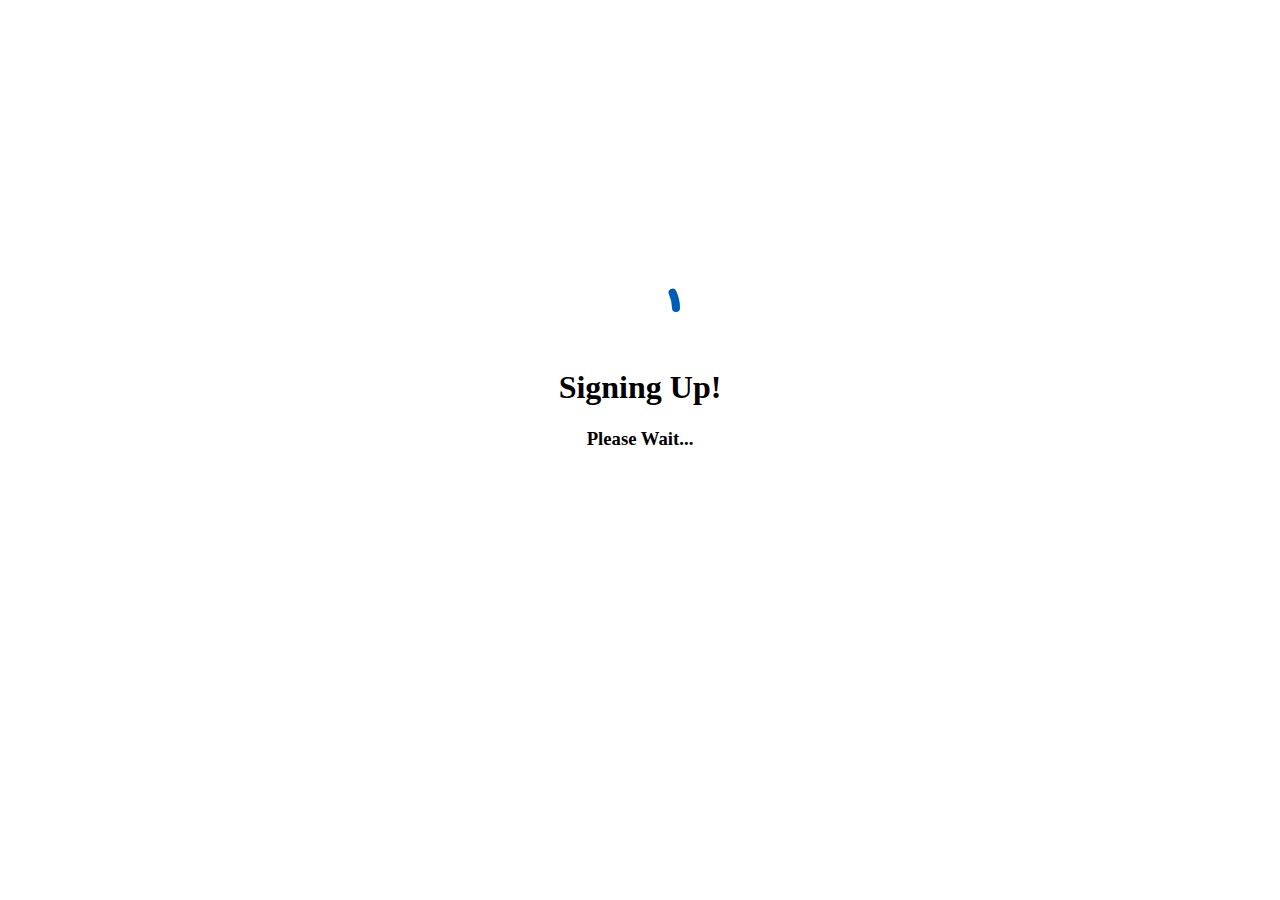
<file: component.js/components/loader/index.html>
<!DOCTYPE html>
<html lang="en">

<head>
    <meta charset="UTF-8">
    <meta http-equiv="X-UA-Compatible" content="IE=edge">
    <meta name="viewport" content="width=device-width, initial-scale=1.0">
    <link rel="stylesheet" href="style.css">
    <title>Document</title>
</head>

<body>
    <div id="loader">
        <div class="loader">
            <svg id="loading-spinner" width="80" height="80" viewBox="0 0 80 80" fill="none"
                xmlns="http://www.w3.org/2000/svg">
                <circle id="loading-circle-large" cx="40" cy="40" r="36" stroke="#005CB9" stroke-width="8" />
            </svg>
            <h1>Signing Up!<h3 style="text-align: center;">Please Wait...</h3>
            </h1>
        </div>
</body>

</html>
</file>
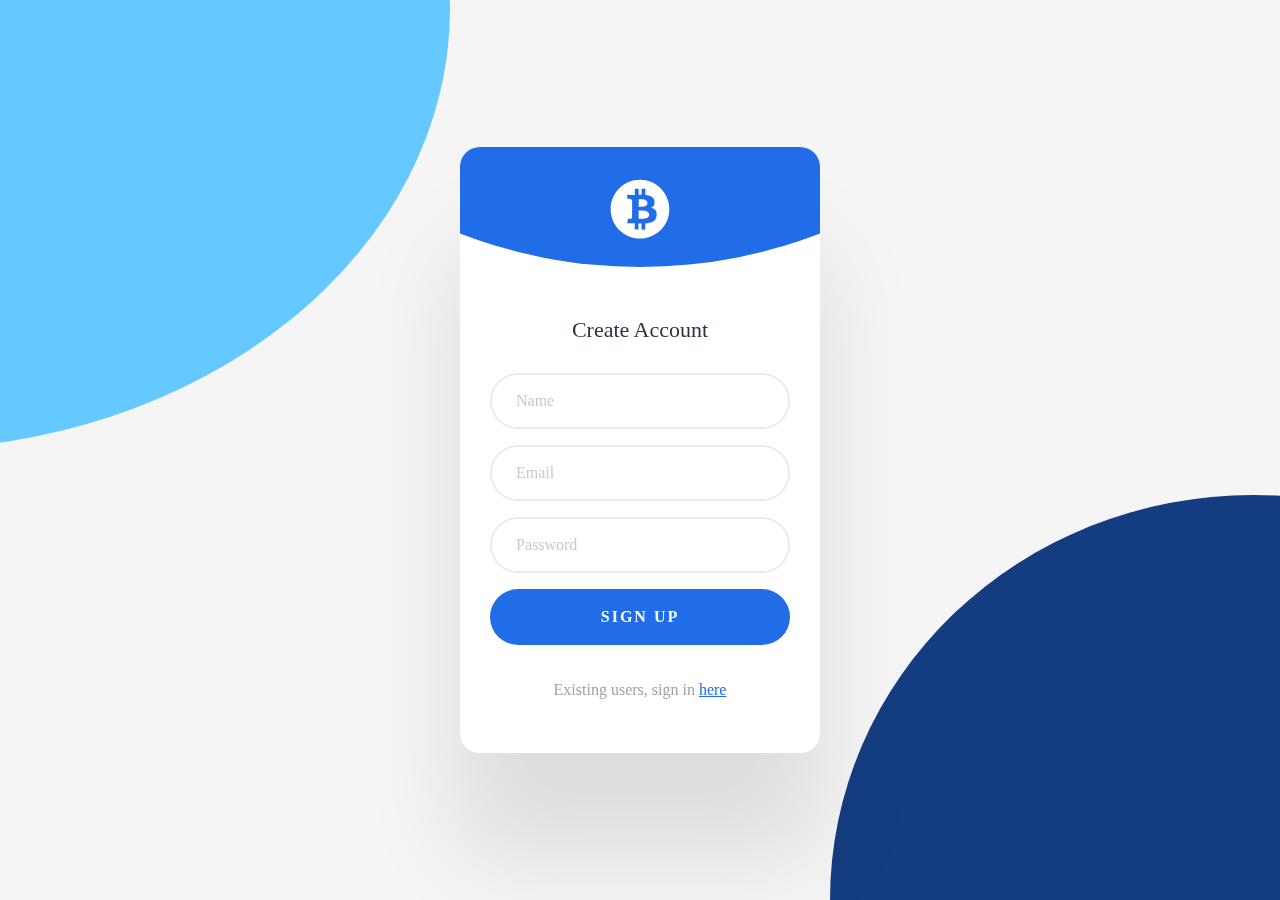
<file: component.js/components/loginfrom/index.html>
<!DOCTYPE html>
<html lang="en">
  <head>
    <title>Signup 1</title>
    <link rel="stylesheet" href="styles.css" />
  </head>
  <body>
    <div class="background"></div>
    <div class="card">
      <img class="logo" src="logo.svg" />
      <h2>Create Account</h2>
      <form class="form">
        <input type="text" placeholder="Name" />
        <input type="email" placeholder="Email" />
        <input type="password" placeholder="Password" />
        <button type="submit">SIGN UP</button>
      </form>
      <footer>
        Existing users, sign in
        <a href="#">here</a>
      </footer>
    </div>
  </body>
</html>
</file>
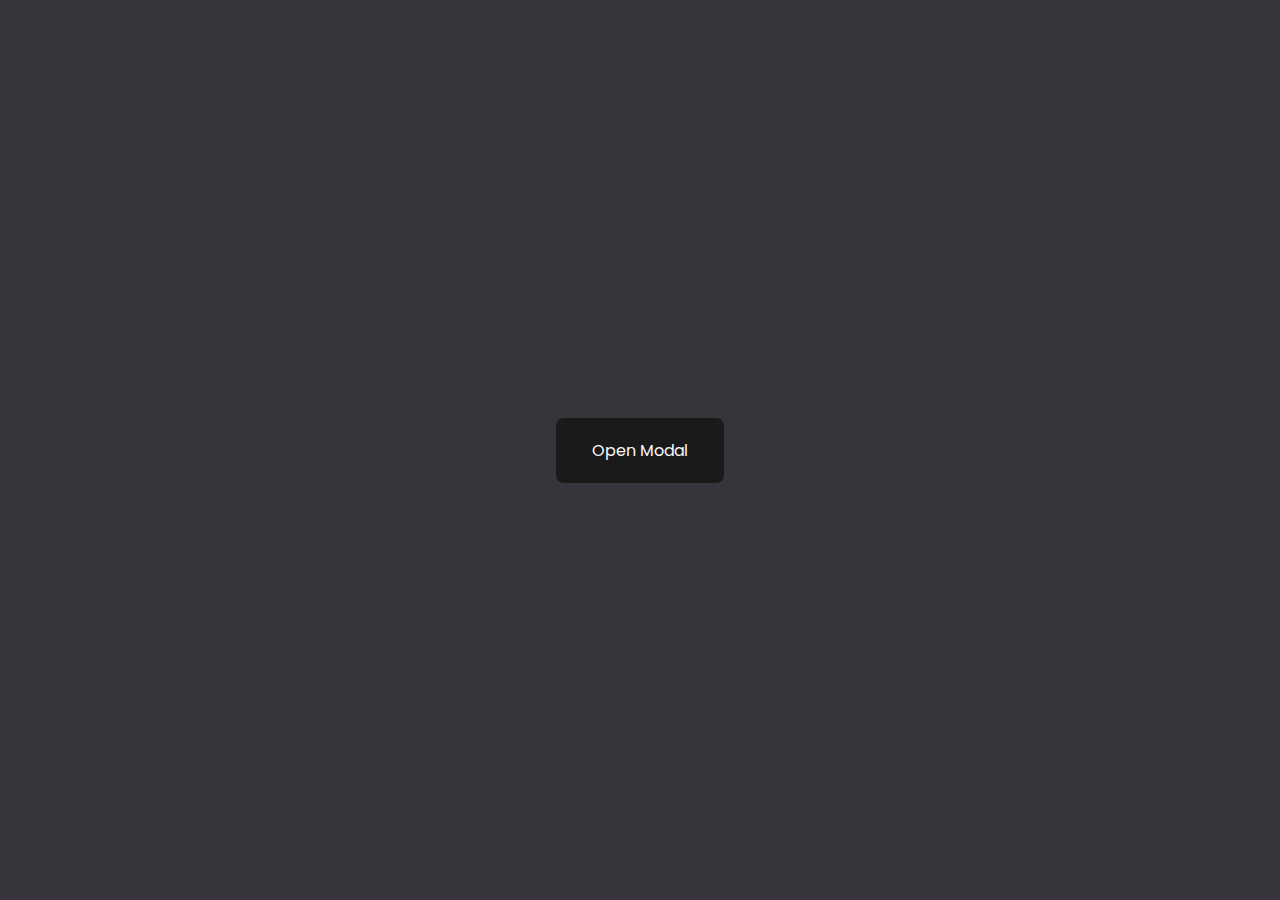
<file: component.js/components/modals/index.html>
<!DOCTYPE html>
<html lang="en">
  <head>
    <meta charset="UTF-8" />
    <meta http-equiv="X-UA-Compatible" content="IE=edge" />
    <meta name="viewport" content="width=device-width, initial-scale=1.0" />
    <title>Modal 1</title>
    <link rel="stylesheet" type="text/css" href="./styles.css" />
    <link rel="preconnect" href="https://fonts.googleapis.com" />
    <link rel="preconnect" href="https://fonts.gstatic.com" crossorigin />
    <link
      href="https://fonts.googleapis.com/css2?family=Poppins:wght@300;400;500&display=swap"
      rel="stylesheet"
    />
  </head>
  <body>
    <button onclick="toggleModal()" type="button">Open Modal</button>
    <div class="modal-background" onclick="toggleModal()"></div>
    <div class="modal">
      <h2>Modal Window</h2>
      <p>
        You have opened the modal, they are great for confirming actions or
        displaying critical information.
      </p>
    </div>
    <script>
      const toggleModal = () => {
        const bodyClassList = document.body.classList;

        if (bodyClassList.contains("open")) {
          bodyClassList.remove("open");
          bodyClassList.add("closed");
        } else {
          bodyClassList.remove("closed");
          bodyClassList.add("open");
        }
      };
    </script>
  </body>
</html>
</file>
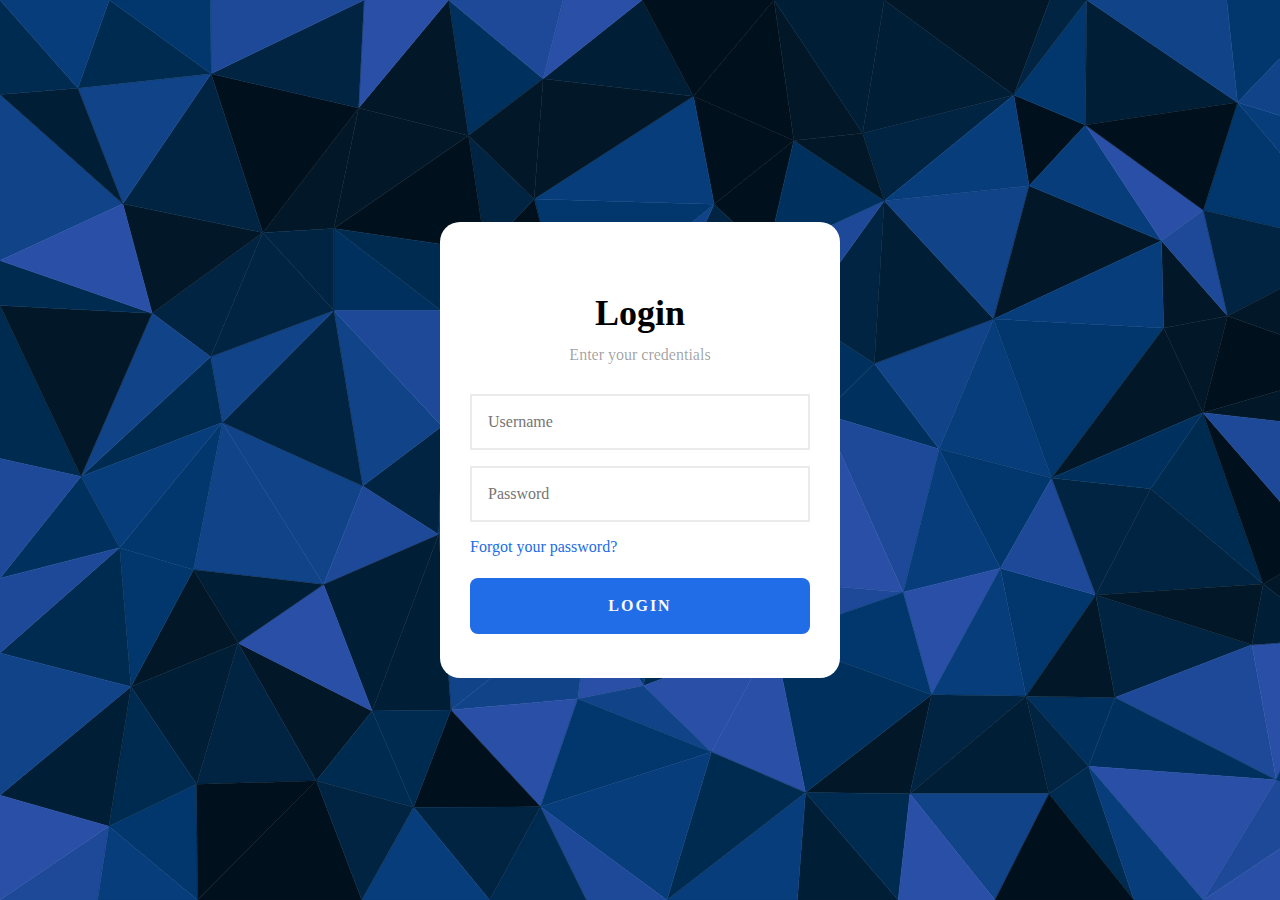
<file: component.js/components/navbar new/index.html>
<!DOCTYPE html>
<html lang="en">
  <head>
    <title>Login 1</title>
    <link rel="stylesheet" href="styles.css" />
  </head>
  <body>
    <div class="login-card">
      <h2>Login</h2>
      <h3>Enter your credentials</h3>
      <form class="login-form">
        <input type="text" placeholder="Username" />
        <input type="password" placeholder="Password" />
        <a href="https://website.com">Forgot your password?</a>
        <button type="submit">LOGIN</button>
      </form>
    </div>
  </body>
</html>
</file>
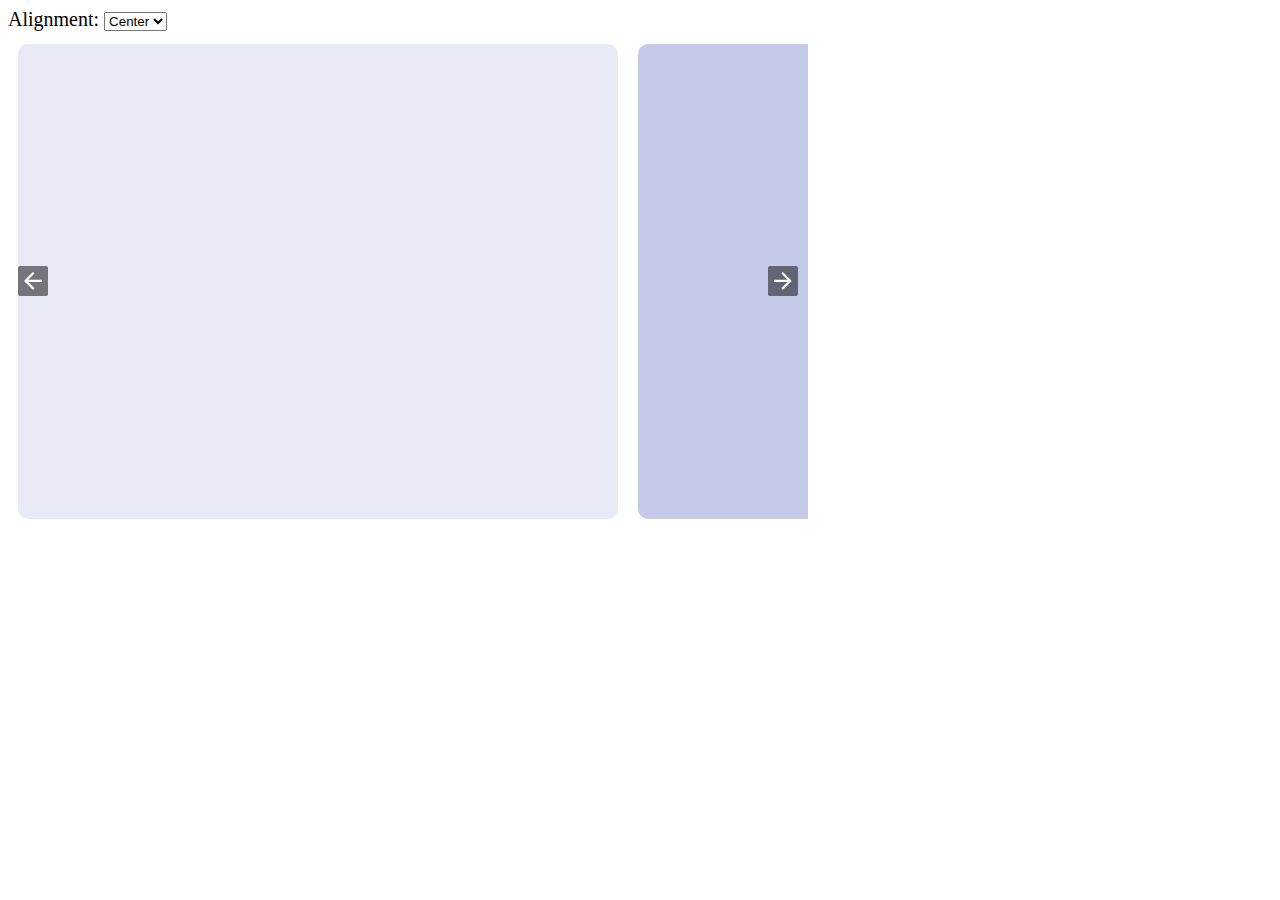
<file: component.js/components/snap x axis/index.html>
<!DOCTYPE html>
<html lang="en">
<head>
    <meta charset="UTF-8">
    <meta http-equiv="X-UA-Compatible" content="IE=edge">
    <meta name="viewport" content="width=device-width, initial-scale=1.0">
    <title>Document</title>
    <link rel="stylesheet" href="style.css">
</head>
<body>
    <label for="alignment">Alignment:</label>
<select id="alignment_option">
  <option value="start">Start</option>
  <option value="center" selected>Center</option>
  <option value="end">End</option>
</select>

<div id="paginated_gallery" class="gallery">
  <div class="gallery_scroller">
    <div class="colored_card"> </div>
    <div class="colored_card"> </div>
    <div class="colored_card"> </div>
    <div class="colored_card"> </div>
    <div class="colored_card"> </div>
    <div class="colored_card"> </div>
    <div class="colored_card"> </div>
    <div class="colored_card"> </div>
    <div class="colored_card"> </div>
    <div class="colored_card"> </div>
  </div>
  <span class="btn prev"></span>
  <span class="btn next"></span>
</div>
</body>
<script src="app.js"></script>
</html>
</file>
<file: component.js/components/loader/style.css>
#loader{
    display: flex;
    flex-flow: column;
    height: 80vh;
    justify-content: space-around;
    align-items: center;
    background-color: white;
  }
  
  #loading-spinner {
    display: block;
    margin: 0 auto;
    -webkit-animation: loading-spinner-spin 2s linear infinite;
            animation: loading-spinner-spin 2s linear infinite;
    will-change: transform;
  }
  
  @-webkit-keyframes loading-spinner-spin {
    from {
      transform: rotate(0deg);
    }
    to {
      transform: rotate(360deg);
    }
  }
  
  @keyframes loading-spinner-spin {
    from {
      transform: rotate(0deg);
    }
    to {
      transform: rotate(360deg);
    }
  }
  #loading-circle {
    stroke-dasharray: 105;
    stroke-dashoffset: 105;
    stroke-linecap: round;
    -webkit-animation: loading-spinner-small 1.7s cubic-bezier(0.445, 0.05, 0.55, 0.95) infinite;
            animation: loading-spinner-small 1.7s cubic-bezier(0.445, 0.05, 0.55, 0.95) infinite;
    transform: translateZ(0);
    transform-origin: center;
    will-change: stroke-dashoffset;
  }
  
  #loading-circle-large {
    stroke-dasharray: 210;
    stroke-dashoffset: 210;
    stroke-linecap: round;
    -webkit-animation: loading-spinner-large 1.7s cubic-bezier(0.445, 0.05, 0.55, 0.95) infinite;
            animation: loading-spinner-large 1.7s cubic-bezier(0.445, 0.05, 0.55, 0.95) infinite;
    transform: translateZ(0);
    transform-origin: center;
    will-change: stroke-dashoffset;
  }
  
  @-webkit-keyframes loading-spinner-large {
    0% {
      stroke-dashoffset: 190;
      transform: scaleY(1);
    }
    49.99% {
      stroke-dashoffset: 0;
      transform: scaleY(1);
    }
    50% {
      stroke-dashoffset: 0;
      transform: scaleY(-1) rotate(25deg);
    }
    100% {
      stroke-dashoffset: 190;
      transform: scaleY(-1) rotate(-32deg);
    }
  }
  
  @keyframes loading-spinner-large {
    0% {
      stroke-dashoffset: 190;
      transform: scaleY(1);
    }
    49.99% {
      stroke-dashoffset: 0;
      transform: scaleY(1);
    }
    50% {
      stroke-dashoffset: 0;
      transform: scaleY(-1) rotate(25deg);
    }
    100% {
      stroke-dashoffset: 190;
      transform: scaleY(-1) rotate(-32deg);
    }
  }
</file>
<file: component.js/components/loginfrom/styles.css>
* {
    box-sizing: border-box;
  }
  
  html,
  body {
    height: 100%;
  }
  
  body {
    display: grid;
    place-items: center;
    margin: 0;
    padding: 0 32px;
    background: #f5f5f5;
    font-family: "Euclid Circular A";
    animation: rotate 6s infinite alternate linear;
  }
  
  @media (width >= 500px) {
    body {
      padding: 0;
    }
  }
  
  .background {
    position: fixed;
    top: -50vmin;
    left: -50vmin;
    width: 100vmin;
    height: 100vmin;
    border-radius: 47% 53% 61% 39% / 45% 51% 49% 55%;
    background: #65c8ff;
  }
  
  .background::after {
    content: "";
    position: inherit;
    right: -50vmin;
    bottom: -55vmin;
    width: inherit;
    height: inherit;
    border-radius: inherit;
    background: #143d81;
  }
  
  .card {
    overflow: hidden;
    position: relative;
    z-index: 3;
    width: 100%;
    margin: 0 20px;
    padding: 170px 30px 54px;
    border-radius: 1.25rem;
    background: #fff;
    text-align: center;
    box-shadow: 0 100px 100px rgb(0 0 0 / 10%);
  }
  
  .card::before {
    content: "";
    position: absolute;
    top: -880px;
    left: 50%;
    translate: -50% 0;
    width: 1000px;
    height: 1000px;
    border-radius: 50%;
    background: #216ce7;
  }
  
  @media (width >= 500px) {
    .card {
      margin: 0;
      width: 360px;
    }
  }
  
  .card .logo {
    position: absolute;
    top: 30px;
    left: 50%;
    translate: -50% 0;
    width: 64px;
    height: 64px;
  }
  
  .card > h2 {
    font-size: 22px;
    font-weight: 300;
    margin: 0 0 30px;
    color: #2a3444;
  }
  
  .form {
    margin: 0 0 36px;
    display: grid;
    gap: 16px;
  }
  
  .form > input,
  .form > button {
    width: 100%;
    height: 56px;
    border-radius: 28px;
  }
  
  .form > input {
    border: 2px solid #ebebeb;
    font-family: inherit;
    font-size: 16px;
    padding: 0 24px;
    color: #11274c;
  }
  
  .form > input::placeholder {
    color: #cac8c8;
  }
  
  .form > button {
    cursor: pointer;
    width: 100%;
    height: 56px;
    padding: 0 16px;
    background: #216ce7;
    color: #f9f9f9;
    border: 0;
    font-family: inherit;
    font-size: 1rem;
    font-weight: 600;
    text-align: center;
    letter-spacing: 2px;
    transition: all 0.375s;
  }
  
  .card > footer {
    color: #a1a1a1;
  }
  
  .card > footer > a {
    color: #216ce7;
  }
</file>
<file: component.js/components/modals/styles.css>
html,
body {
  height: 100%;
}

body {
  margin: 0;
  display: grid;
  place-items: center;
  font-family: Poppins;
  background: #37353b;
}

button {
  font-family: inherit;
  cursor: pointer;
  background: #1a1a1a;
  color: #f9f9f9;
  border: 0;
  border-radius: 8px;
  padding: 20px 36px;
  font-size: 16px;
}

@keyframes background-in {
  0% {
    scale: 0 0.005;
  }
  33% {
    scale: 1 0.005;
  }
  66%,
  100% {
    scale: 1 1;
  }
}

.modal-background {
  position: fixed;
  top: 0;
  left: 0;
  width: 100%;
  height: 100%;
  display: grid;
  place-items: center;
  opacity: 0;
  visibility: hidden;
  transform: scale(1, 1);
  background: rgba(0, 0, 0, 0.5);
  transition: 0.5s;
}

body.open .modal-background {
  visibility: visible;
  opacity: 1;
  animation: background-in 1s both;
}

@keyframes modal-in {
  0%,
  66% {
    opacity: 0;
    visibility: hidden;
    translate: -50% -30%;
  }
  100% {
    opacity: 1;
    visibility: visible;
  }
}

.modal {
  position: fixed;
  top: 50%;
  left: 50%;
  background: #37353b;
  color: #f9f9f9;
  padding: 48px 40px;
  width: 300px;
  border-radius: 12px;
  translate: -50% -50%;
  opacity: 0;
  visibility: hidden;
  transition: 0.3s;
}

body.open .modal {
  opacity: 1;
  visibility: visible;
  animation: modal-in 1s;
}

body.closed .modal {
  opacity: 0;
  visibility: hidden;
  translate: -50% -50%;
}

h2 {
  margin: 0 0 8px;
  font-weight: 400;
  font-size: 21px;
}

p {
  margin: 0;
  color: rgba(255, 255, 255, 0.5);
}
</file>
<file: component.js/components/navbar new/styles.css>
* {
    box-sizing: border-box;
  }
  
  html,
  body,
  .wrapper {
    height: 100%;
  }
  
  @keyframes rotate {
    100% {
      background-position: 15% 50%;
    }
  }
  
  body {
    display: grid;
    place-items: center;
    margin: 0;
    padding: 0 24px;
    background-image: url("background.svg");
    background-repeat: no-repeat;
    background-size: cover;
    font-family: "Euclid Circular A";
    color: #000;
    animation: rotate 6s infinite alternate linear;
  }
  
  @media (width >= 500px) {
    body {
      padding: 0;
    }
  }
  
  .login-card {
    position: relative;
    z-index: 3;
    width: 100%;
    margin: 0 20px;
    padding: 70px 30px 44px;
    border-radius: 1.25rem;
    background: #fff;
    text-align: center;
  }
  
  @media (width >= 500px) {
    .login-card {
      margin: 0;
      width: 400px;
    }
  }
  
  .login-card > h2 {
    font-size: 36px;
    font-weight: 600;
    margin: 0 0 12px;
  }
  
  .login-card > h3 {
    color: rgba(0, 0, 0, 0.38);
    margin: 0 0 30px;
    font-weight: 500;
    font-size: 1rem;
  }
  
  .login-form {
    width: 100%;
    margin: 0;
    display: grid;
    gap: 16px;
  }
  
  .login-form > input,
  .login-form > button {
    width: 100%;
    height: 56px;
  }
  
  .login-form > input {
    border: 2px solid #ebebeb;
    font-family: inherit;
    font-size: 16px;
    padding: 0 16px;
  }
  
  .login-form > button {
    cursor: pointer;
    width: 100%;
    height: 56px;
    padding: 0 16px;
    border-radius: 0.5rem;
    background: #216ce7;
    color: #f9f9f9;
    border: 0;
    font-family: inherit;
    font-size: 1rem;
    font-weight: 600;
    text-align: center;
    letter-spacing: 2px;
    transition: all 0.375s;
  }
  
  .login-form > a {
    color: #216ce7;
    font-size: 1rem;
    text-align: left;
    text-decoration: none;
    margin-bottom: 6px;
  }
</file>
<file: component.js/components/snap x axis/style.css>
html, body {
    padding: 0;
    position: absolute;
    left: 0;
    right: 0;
  
    font-size: 20px;
  }
  
  .gallery {
    position: relative;
    max-width: 800px;
    padding: 0 10;
  }
  
  .gallery_scroller {
     /* snap mandatory on horizontal axis  */
    scroll-snap-type: x mandatory;
  
    overflow-x: scroll;
    overflow-y: hidden;
  
    display: flex;
    align-items: center;
  
    height: 500px;
  }
  
  
  .gallery_scroller div {
     /* snap align center  */
    scroll-snap-align: center;
    margin: 10px;
    position: relative;
  }
  
  .gallery_scroller img {
    border-radius: 10px;
  }
  
  .gallery_scroller div.colored_card {
    min-width: 75%;
    min-height: 95%;
    border-radius: 10px;
   }
  
  .gallery div.note {
    position: absolute;
  
    /* vertically align center */
    top:  50%;
    transform: translateY(-50%);
    left: 0;
    right: 0;
  
    background: rgba(0,0,0, 0.6);
    padding: 20px;
    position: absolute;
  
    font-size: 4em;
    color: white;
  }
  
  
  .gallery .btn {
    position: absolute;
  
    top: 50%;
    transform: translateY(-50%);
  
    height: 30px;
    width: 30px;
  
    border-radius: 2px;
    background-color: rgba(0,0,0,0.5);
    background-position: 50% 50%;
    background-repeat: no-repeat;
  
    z-index: 1;
  }
  
  .gallery .btn.next {
    background-image: url('data:image/svg+xml;charset=utf-8,<svg width="18" height="18" viewBox="0 0 34 34" xmlns="http://www.w3.org/2000/svg"><title>Shape</title><path d="M25.557 14.7L13.818 2.961 16.8 0l16.8 16.8-16.8 16.8-2.961-2.961L25.557 18.9H0v-4.2z" fill="%23FFF" fill-rule="evenodd"/></svg>');
    right: 10px;
  }
  
  .gallery .btn.prev {
    background-image: url('data:image/svg+xml;charset=utf-8,<svg width="18" height="18" viewBox="0 0 34 34" xmlns="http://www.w3.org/2000/svg"><title>Shape</title><path d="M33.6 14.7H8.043L19.782 2.961 16.8 0 0 16.8l16.8 16.8 2.961-2.961L8.043 18.9H33.6z" fill="%23FFF" fill-rule="evenodd"/></svg>');
    left: 10px;
  }
  
  .gallery_scroller > div.colored_card:nth-of-type(1) { background-color: #e8eaf6; }
  .gallery_scroller > div.colored_card:nth-of-type(2) { background-color: #c5cae9; }
  .gallery_scroller > div.colored_card:nth-of-type(3) { background-color: #9fa8da; }
  .gallery_scroller > div.colored_card:nth-of-type(4) { background-color: #7986cb; }
  .gallery_scroller > div.colored_card:nth-of-type(5) { background-color: #5c6bc0; }
  .gallery_scroller > div.colored_card:nth-of-type(6) { background-color: #3f51b5; }
  .gallery_scroller > div.colored_card:nth-of-type(7) { background-color: #3949ab; }
  .gallery_scroller > div.colored_card:nth-of-type(8) { background-color: #303f9f; }
  .gallery_scroller > div.colored_card:nth-of-type(9) { background-color: #283593; }
  .gallery_scroller > div.colored_card:nth-of-type(10) { background-color: #1a237e; }
</file>
